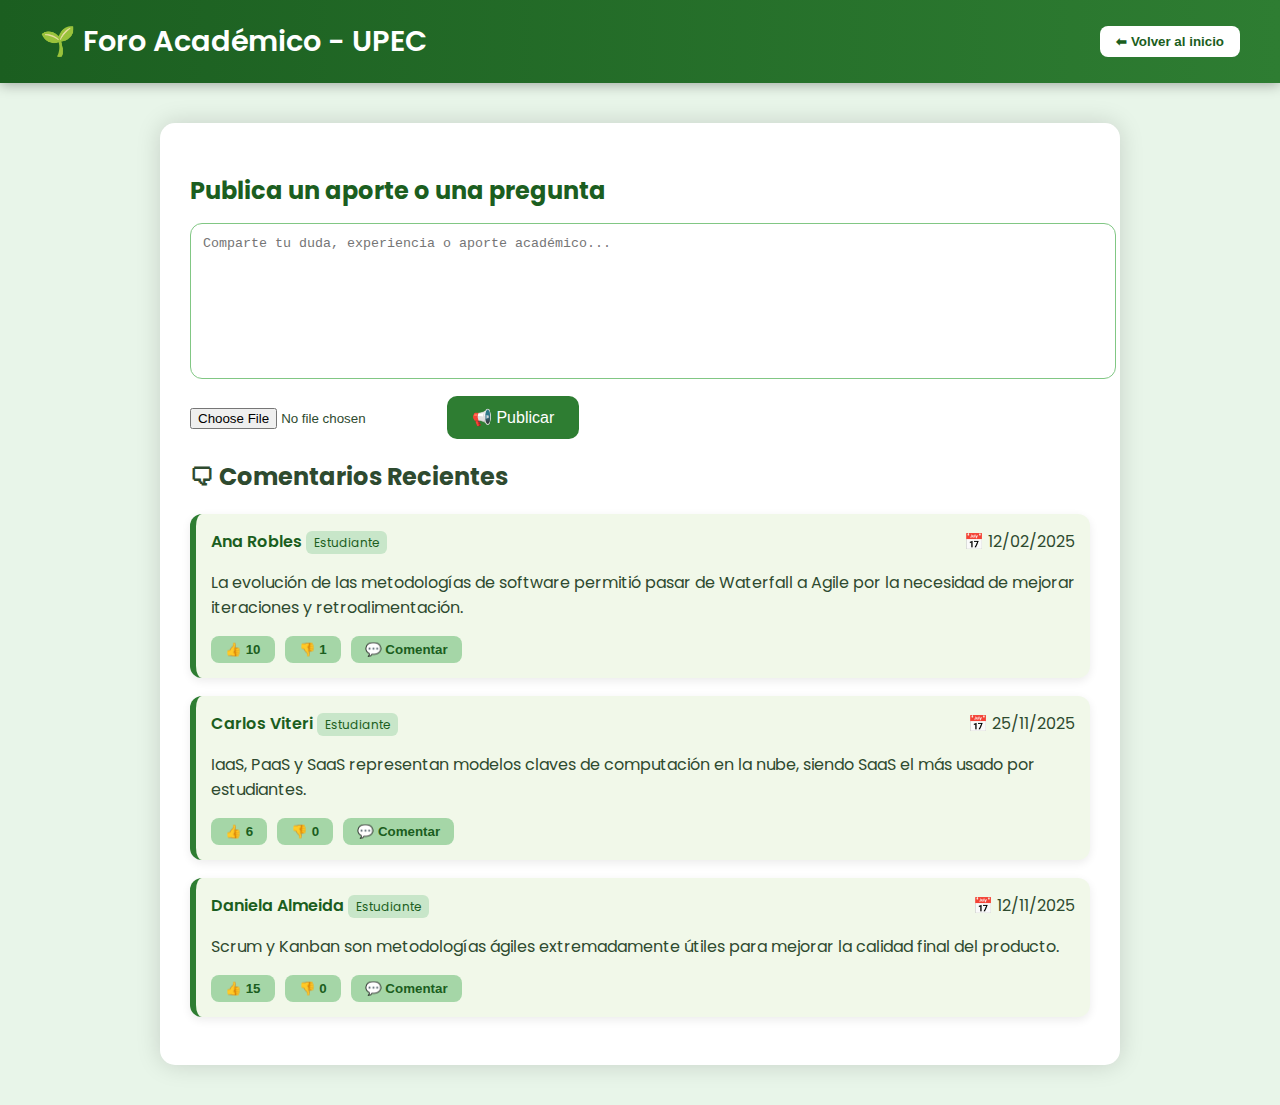
<file: foro.html>
<!DOCTYPE html>
<html lang="es">
<head>
  <meta charset="UTF-8" />
  <meta name="viewport" content="width=device-width, initial-scale=1.0" />
  <title>Foro Académico | UPEC</title>

  <link href="https://fonts.googleapis.com/css2?family=Poppins:wght@300;400;600&display=swap" rel="stylesheet">
  <link rel="stylesheet" href="../css/foro.css">
</head>

<body>

  <header>
    <h1>🌱 Foro Académico - UPEC</h1>
    <button id="volverBtn">⬅ Volver al inicio</button>
  </header>

  <main>
    <div class="nuevo-comentario">
      <h2>Publica un aporte o una pregunta</h2>
      <textarea id="comentarioTexto" placeholder="Comparte tu duda, experiencia o aporte académico..."></textarea>

      <input type="file" id="imagenComentario" accept="image/*">

      <button id="publicarBtn">📢 Publicar</button>
    </div>

    <div class="foro-lista">
      <h2>🗨 Comentarios Recientes</h2>

      <!-- AQUÍ SE RENDERIZAN AUTOMÁTICAMENTE -->
      <div id="comentariosContainer"></div>

    </div>

  </main>

  <script src="../js/foro.js"></script>

</body>
</html>
</file>
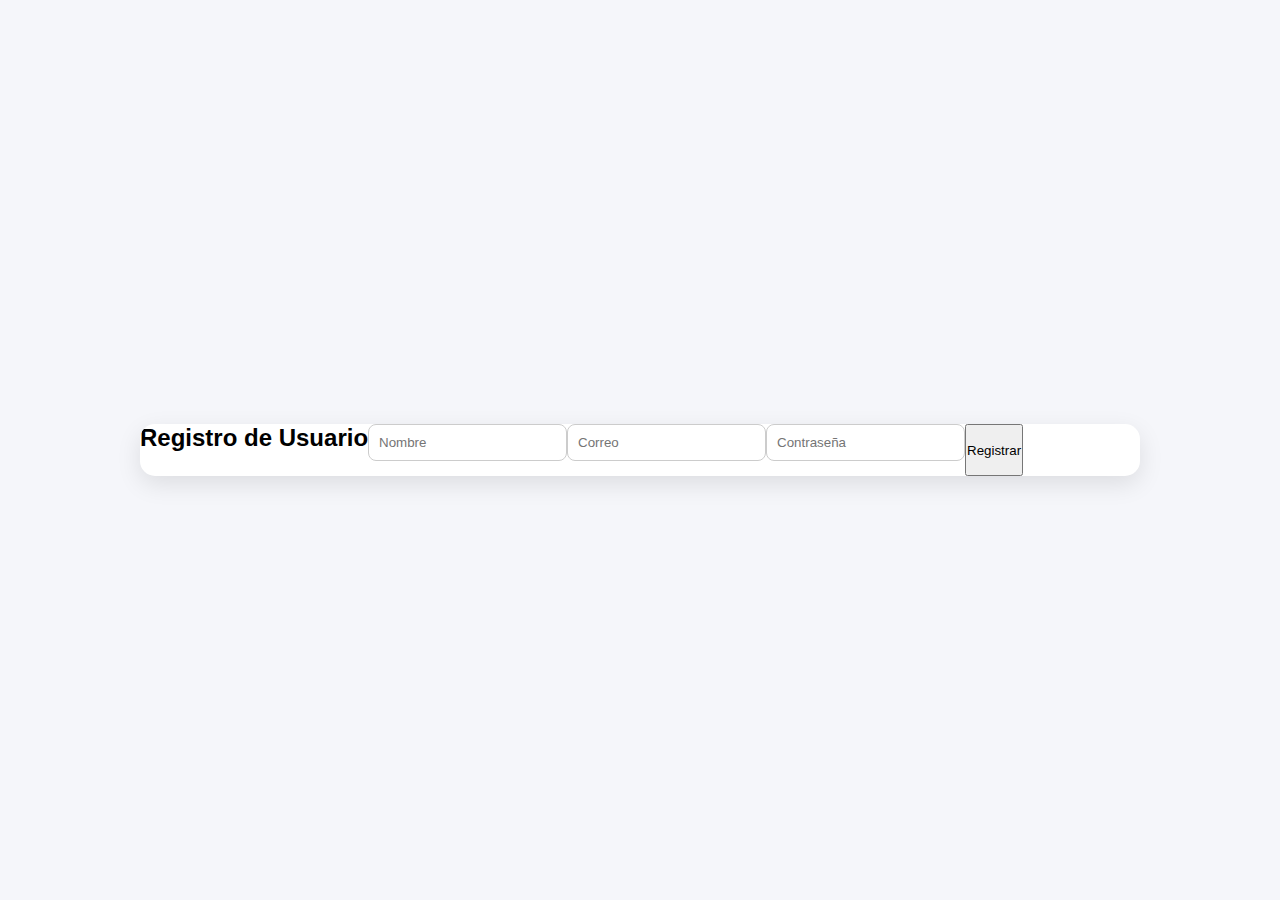
<file: register.html>
<!DOCTYPE html>
<html lang="es">
<head>
  <meta charset="UTF-8">
  <title>Registro</title>
  <link rel="stylesheet" href="css/login.css">
</head>
<body>
  <div class="login-container">
    <h2>Registro de Usuario</h2>
    <input type="text" id="name" placeholder="Nombre">
    <input type="email" id="email" placeholder="Correo">
    <input type="password" id="password" placeholder="Contraseña">
    <button onclick="register()">Registrar</button>
  </div>
  <script src="js/auth.js"></script>
</body>
</html>
</file>
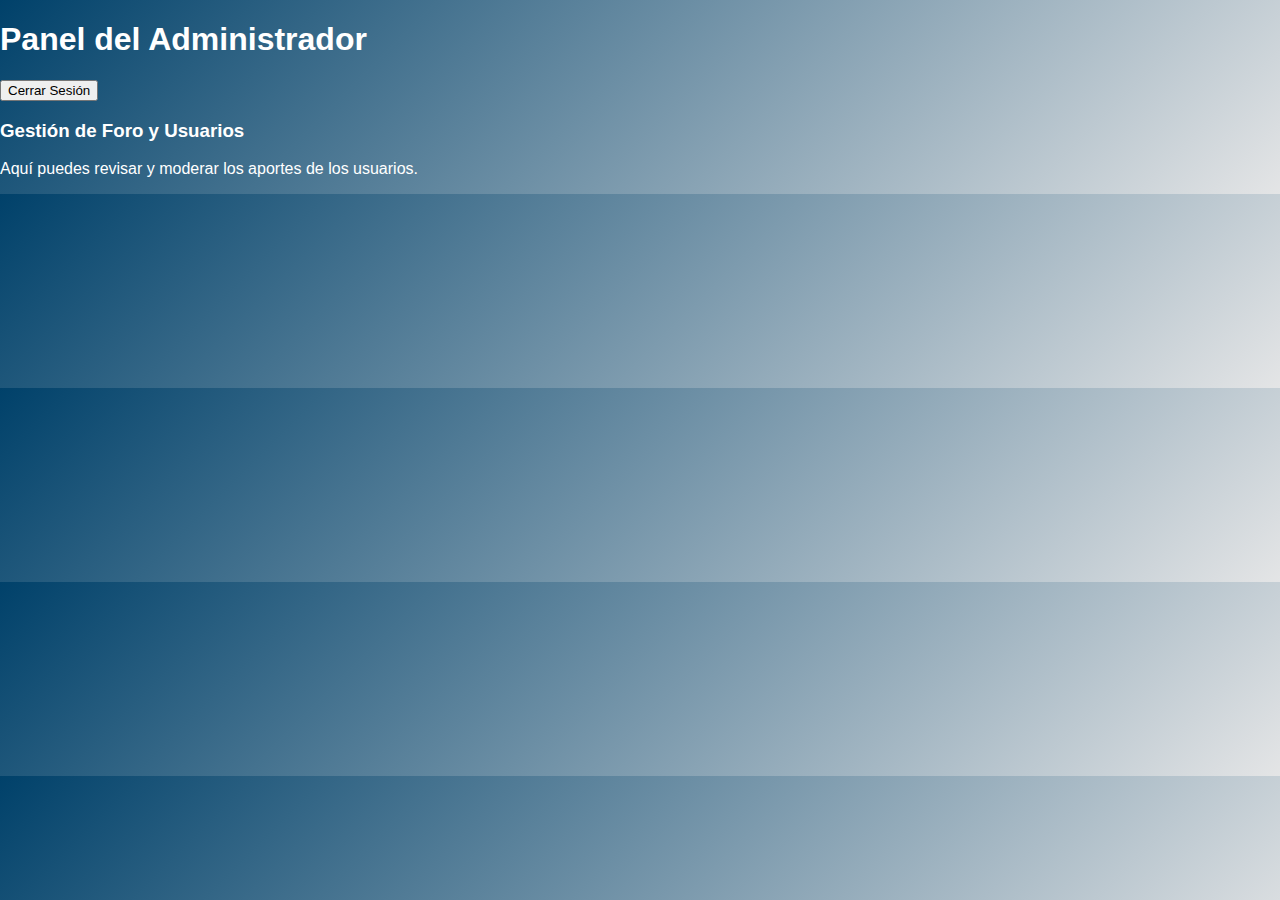
<file: dashboard/admin.html>
<!DOCTYPE html>
<html lang="es">
<head>
  <meta charset="UTF-8">
  <meta name="viewport" content="width=device-width, initial-scale=1.0">
  <title>Panel Administrador</title>
  <link rel="stylesheet" href="../css/styles.css">
</head>
<body>
  <header>
    <h1>Panel del Administrador</h1>
    <button onclick="cerrarSesion()">Cerrar Sesión</button>
  </header>
  <main>
    <h3>Gestión de Foro y Usuarios</h3>
    <p>Aquí puedes revisar y moderar los aportes de los usuarios.</p>
  </main>
  <script src="../js/main.js"></script>
</body>
</html>
</file>
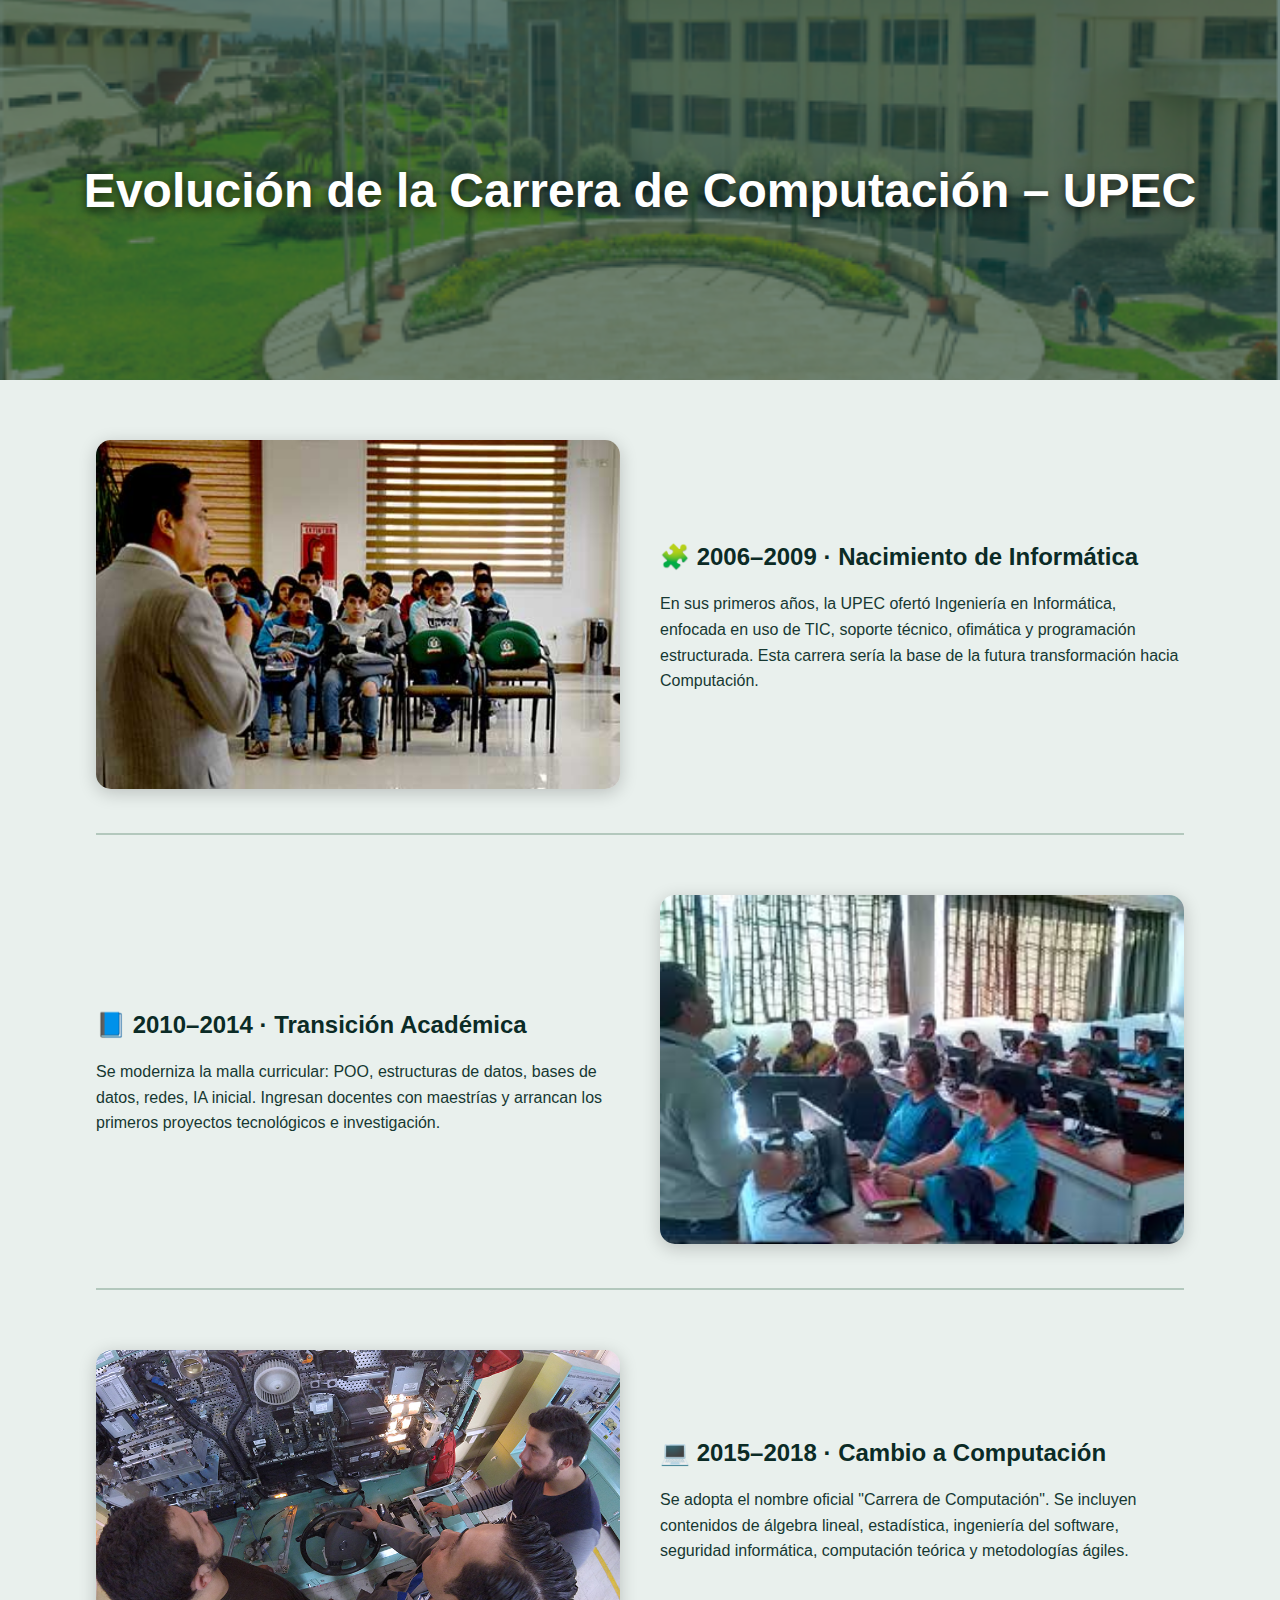
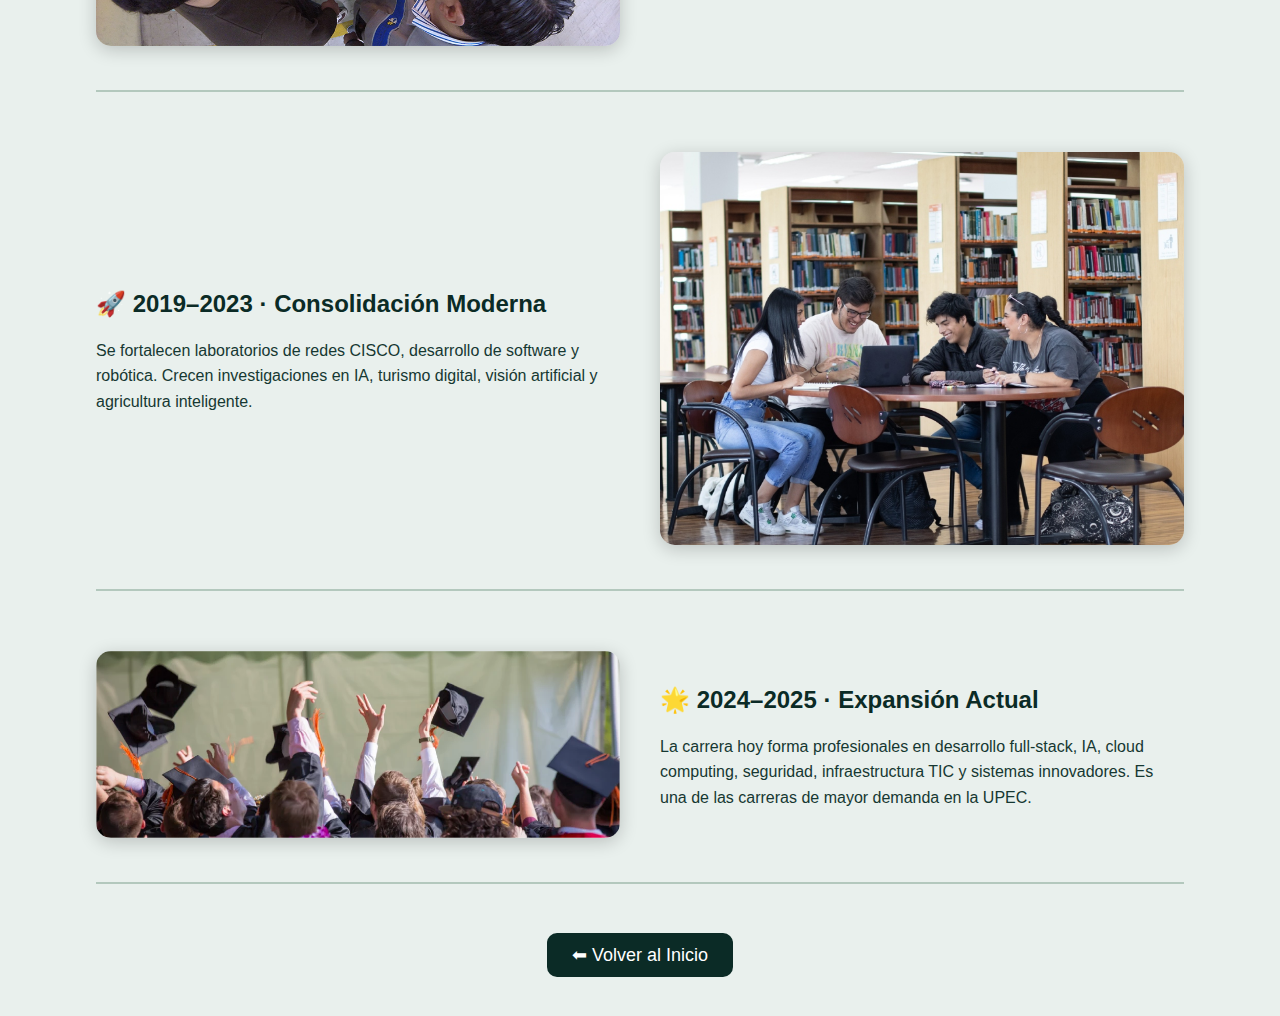
<file: pages/crecimiento.html>
<!DOCTYPE html>
<html lang="es">
<head>
    <meta charset="UTF-8">
    <meta name="viewport" content="width=device-width, initial-scale=1.0">
    <title>Crecimiento de la Carrera de Computación – UPEC</title>

    <style>
        body {
            margin: 0;
            font-family: 'Poppins', sans-serif;
            background: #e9f0ed;
            color: #163832;
        }

        /* HERO */
        .hero {
            width: 100%;
            height: 380px;
            background-size: cover;
            background-position: center;
            display: flex;
            align-items: center;
            justify-content: center;
            text-align: center;
            color: white;
            position: relative;
        }

        .hero::before {
            content: "";
            position: absolute;
            width: 100%;
            height: 100%;
            background: rgba(10, 50, 40, 0.55);
        }

        .hero h1 {
            position: relative;
            font-size: 48px;
            text-shadow: 0px 3px 10px rgba(0,0,0,0.7);
        }

        /* CONTENEDORES */
        .section {
            width: 85%;
            margin: 60px auto;
            display: flex;
            align-items: center;
            gap: 40px;
            flex-wrap: wrap;
            padding-bottom: 40px;
            border-bottom: 2px solid #b3c8bd;
        }

        .section:nth-child(even) {
            flex-direction: row-reverse;
        }

        .texto {
            flex: 1;
            min-width: 280px;
        }

        .texto h2 {
            color: #0B2B26;
        }

        .texto p {
            line-height: 1.6;
            margin-top: 10px;
        }

        .imagen {
            flex: 1;
            min-width: 280px;
        }

        .imagen img {
            width: 100%;
            border-radius: 15px;
            box-shadow: 0px 4px 18px rgba(0,0,0,0.2);
            transition: transform 0.4s ease;
            cursor: pointer;
        }

        .imagen img:hover {
            transform: scale(1.05);
        }

        /* BOTÓN VOLVER */
        .volver {
            text-align: center;
            margin: 50px 0;
        }

        .volver a {
            background: #0B2B26;
            color: white;
            padding: 12px 25px;
            border-radius: 10px;
            font-size: 18px;
            text-decoration: none;
            transition: 0.3s;
        }

        .volver a:hover {
            background: #145947;
        }
    </style>
</head>

<body>

    <!-- HERO -->
    <div class="hero" style="background-image: url('../img/crecimiento/portada.png');">
        <h1>Evolución de la Carrera de Computación – UPEC</h1>
    </div>

    <!-- SECCIÓN 1 -->
    <div class="section">
        <div class="texto">
            <h2>🧩 2006–2009 · Nacimiento de Informática</h2>
            <p>
                En sus primeros años, la UPEC ofertó Ingeniería en Informática, enfocada en uso de TIC,
                soporte técnico, ofimática y programación estructurada. Esta carrera sería la base de la
                futura transformación hacia Computación.
            </p>
        </div>
        <div class="imagen">
            <img src="../img/crecimiento/etapa1.jpg" alt="Etapa 1">
        </div>
    </div>

    <!-- SECCIÓN 2 -->
    <div class="section">
        <div class="texto">
            <h2>📘 2010–2014 · Transición Académica</h2>
            <p>
                Se moderniza la malla curricular: POO, estructuras de datos, bases de datos, redes, IA inicial.
                Ingresan docentes con maestrías y arrancan los primeros proyectos tecnológicos e investigación.
            </p>
        </div>
        <div class="imagen">
            <img src="../img/crecimiento/etapa2.jfif" alt="Etapa 2">
        </div>
    </div>

    <!-- SECCIÓN 3 -->
    <div class="section">
        <div class="texto">
            <h2>💻 2015–2018 · Cambio a Computación</h2>
            <p>
                Se adopta el nombre oficial "Carrera de Computación". Se incluyen contenidos de álgebra lineal,
                estadística, ingeniería del software, seguridad informática, computación teórica y metodologías ágiles.
            </p>
        </div>
        <div class="imagen">
            <img src="../img/crecimiento/etapa3.jpg" alt="Etapa 3">
        </div>
    </div>

    <!-- SECCIÓN 4 -->
    <div class="section">
        <div class="texto">
            <h2>🚀 2019–2023 · Consolidación Moderna</h2>
            <p>
                Se fortalecen laboratorios de redes CISCO, desarrollo de software y robótica. Crecen investigaciones
                en IA, turismo digital, visión artificial y agricultura inteligente.
            </p>
        </div>
        <div class="imagen">
            <img src="../img/crecimiento/etapa4.jpg" alt="Etapa 4">
        </div>
    </div>

    <!-- SECCIÓN 5 -->
    <div class="section">
        <div class="texto">
            <h2>🌟 2024–2025 · Expansión Actual</h2>
            <p>
                La carrera hoy forma profesionales en desarrollo full-stack, IA, cloud computing, seguridad,
                infraestructura TIC y sistemas innovadores. Es una de las carreras de mayor demanda en la UPEC.
            </p>
        </div>
        <div class="imagen">
            <img src="../img/crecimiento/etapa5.webp" alt="Etapa 5">
        </div>
    </div>

    <!-- BOTÓN VOLVER -->
    <div class="volver">
        <a href="../inicio.html">⬅ Volver al Inicio</a>
    </div>

</body>
</html>
</file>
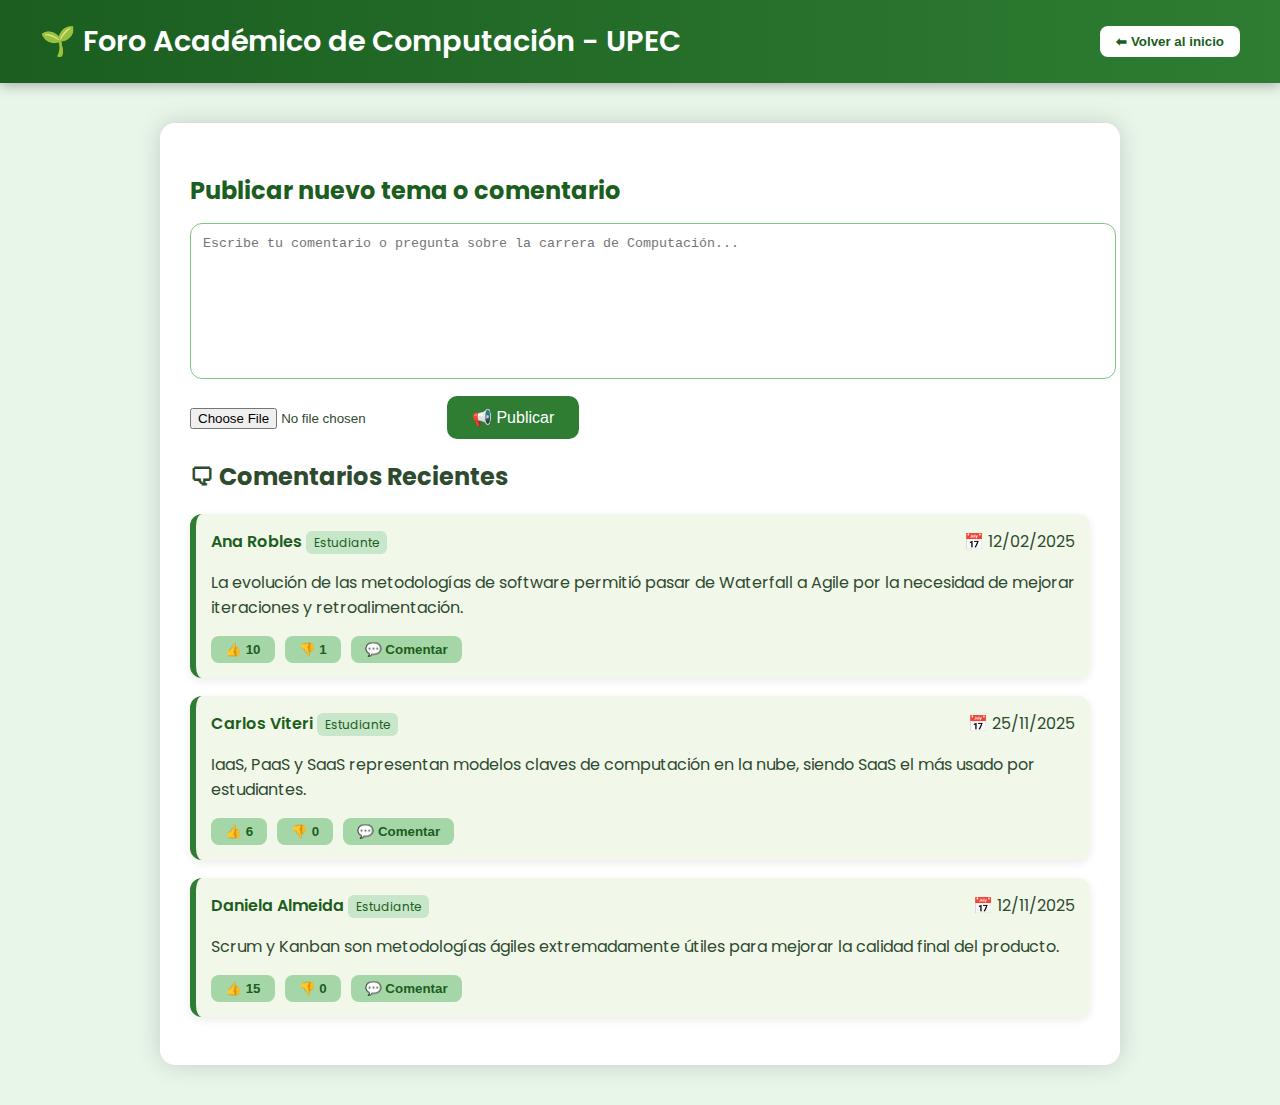
<file: pages/foro.html>
<!DOCTYPE html>
<html lang="es">
<head>
  <meta charset="UTF-8" />
  <meta name="viewport" content="width=device-width, initial-scale=1.0" />
  <title>Foro Académico | UPEC</title>

  <link href="https://fonts.googleapis.com/css2?family=Poppins:wght@300;400;600&display=swap" rel="stylesheet">
  <link rel="stylesheet" href="../css/foro.css">
</head>

<body>

  <header>
    <h1>🌱 Foro Académico de Computación - UPEC</h1>
    <button id="volverBtn">⬅ Volver al inicio</button>
  </header>

  <main>
    <div class="nuevo-comentario">
      <h2>Publicar nuevo tema o comentario</h2>

      <textarea id="comentarioTexto" placeholder="Escribe tu comentario o pregunta sobre la carrera de Computación..."></textarea>

      <input type="file" id="imagenComentario" accept="image/*">

      <button id="publicarBtn">📢 Publicar</button>
    </div>

    <div class="foro-lista">
      <h2>🗨 Comentarios Recientes</h2>

      <!-- AQUÍ APARECEN LOS COMENTARIOS AUTOMÁTICOS Y LOS QUE PUBLIQUE EL USUARIO -->
      <div id="comentariosContainer"></div>

    </div>
  </main>

  <!-- IMPORTAR JS CORRECTAMENTE -->
  <script src="../js/foro.js"></script>

</body>
</html>
</file>
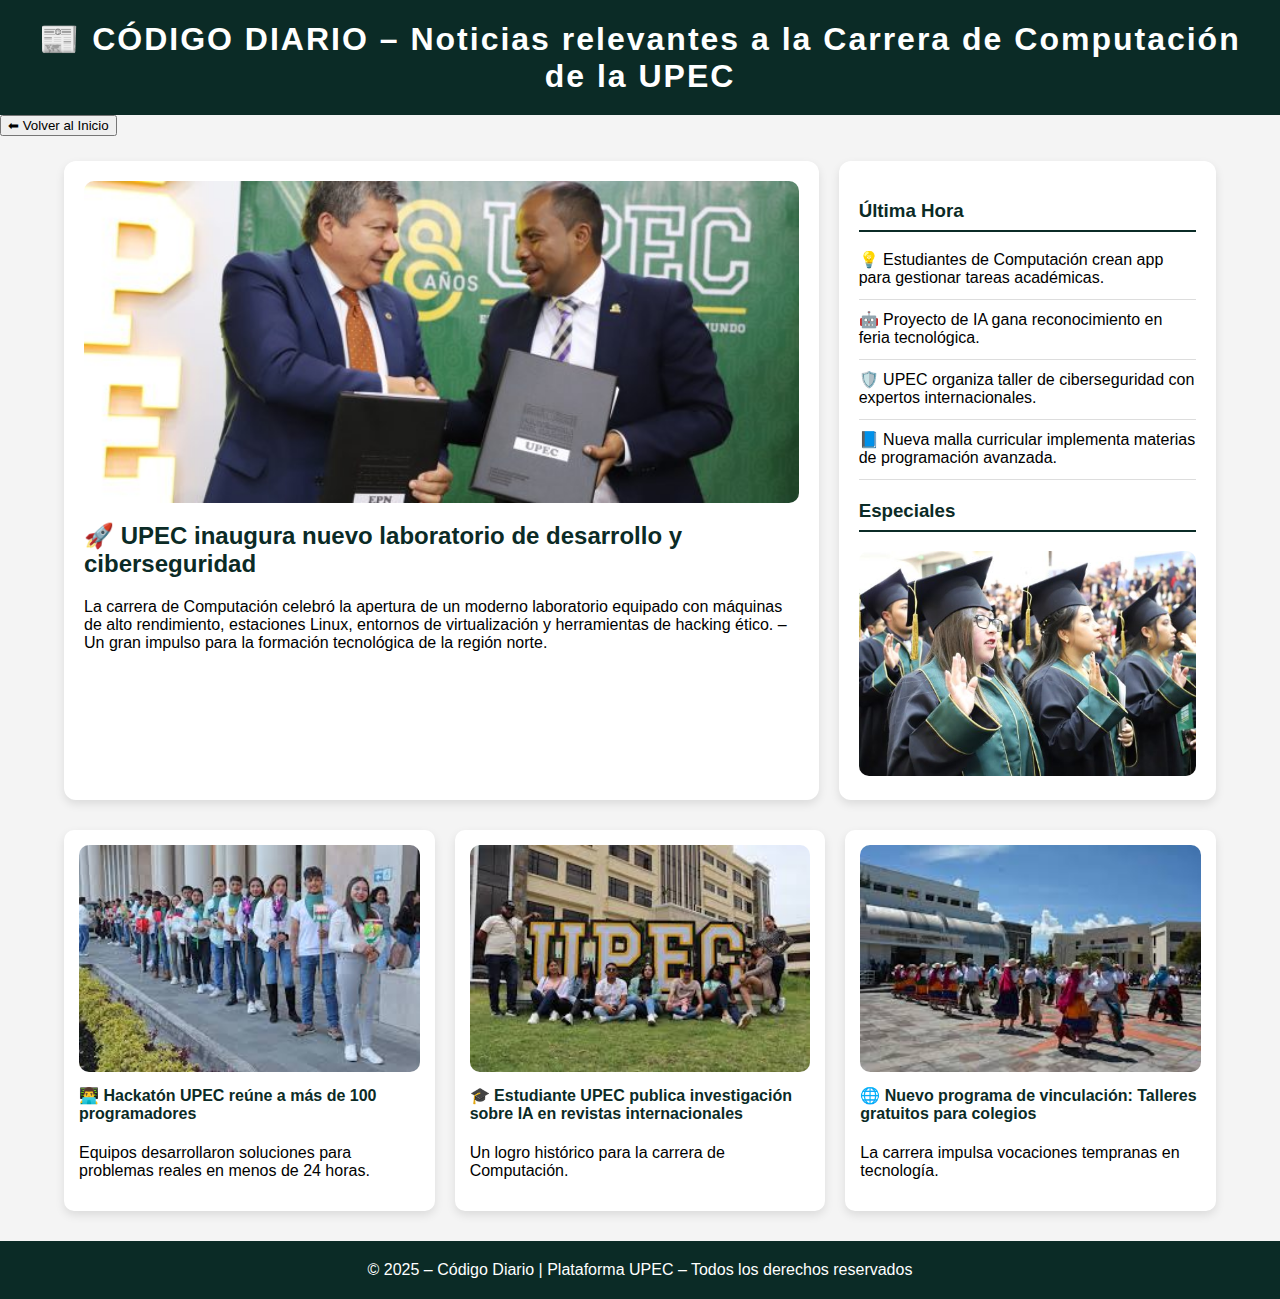
<file: pages/noticias.html>
<!DOCTYPE html>
<html lang="es">
<head>
    <meta charset="UTF-8">
    <meta name="viewport" content="width=device-width, initial-scale=1.0">
    <title>Código Diario | Noticias de Computación UPEC</title>

    <style>
        body {
            font-family: 'Poppins', sans-serif;
            margin: 0;
            background: #f4f4f4;
        }

        /* ENCABEZADO */
        header {
            background: #0B2B26;
            padding: 20px;
            text-align: center;
            color: white;
            font-size: 32px;
            font-weight: bold;
            letter-spacing: 2px;
        }

        /* CONTENEDOR PRINCIPAL */
        .container {
            display: grid;
            grid-template-columns: 2fr 1fr;
            gap: 20px;
            width: 90%;
            margin: 25px auto;
        }

        /* NOTICIA PRINCIPAL */
        .principal {
            background: white;
            padding: 20px;
            border-radius: 12px;
            box-shadow: 0 4px 10px rgba(0,0,0,0.1);
        }

        .principal img {
            width: 100%;
            border-radius: 10px;
        }

        .principal h2 {
            margin-top: 15px;
            color: #0B2B26;
        }

        /* COLUMNA DERECHA */
        .sidebar {
            background: white;
            border-radius: 12px;
            padding: 20px;
            box-shadow: 0 4px 10px rgba(0,0,0,0.1);
        }

        .sidebar h3 {
            color: #0B2B26;
            border-bottom: 2px solid #0B2B26;
            padding-bottom: 8px;
        }

        .mini-noticia {
            margin-top: 10px;
            padding-bottom: 12px;
            border-bottom: 1px solid #ddd;
        }

        .mini-noticia:hover {
            color: #1565c0;
            cursor: pointer;
        }

        /* SECCIÓN DE NOTICIAS SECUNDARIAS */
        .noticias-secundarias {
            width: 90%;
            margin: 30px auto;
            display: grid;
            grid-template-columns: repeat(3, 1fr);
            gap: 20px;
        }

        .sec-card {
            background: white;
            padding: 15px;
            border-radius: 10px;
            box-shadow: 0 4px 10px rgba(0,0,0,0.1);
        }

        .sec-card img {
            width: 100%;
            border-radius: 10px;
        }

        .sec-card h4 {
            margin-top: 10px;
            color: #0B2B26;
        }

        .sec-card:hover {
            transform: scale(1.02);
            transition: 0.2s;
            cursor: pointer;
        }

        /* FOOTER */
        footer {
            text-align: center;
            padding: 20px;
            margin-top: 30px;
            background: #0B2B26;
            color: white;
        }
    </style>
</head>
<body>

<header>📰 CÓDIGO DIARIO – Noticias relevantes a la Carrera de Computación de la UPEC</header>

<div class="volver-inicio">
    <button onclick="location.href='../inicio.html'">⬅ Volver al Inicio</button>
</div>

<div class="container">

    <!-- NOTICIA PRINCIPAL -->
    <div class="principal">
        <img src="../img/perfil/rect.jpg">
        <h2>🚀 UPEC inaugura nuevo laboratorio de desarrollo y ciberseguridad</h2>
        <p>
            La carrera de Computación celebró la apertura de un moderno laboratorio equipado con máquinas
            de alto rendimiento, estaciones Linux, entornos de virtualización y herramientas de hacking ético.
            – Un gran impulso para la formación tecnológica de la región norte.
        </p>
    </div>

    <!-- COLUMNA DERECHA -->
    <div class="sidebar">
        <h3>Última Hora</h3>

        <div class="mini-noticia">💡 Estudiantes de Computación crean app para gestionar tareas académicas.</div>
        <div class="mini-noticia">🤖 Proyecto de IA gana reconocimiento en feria tecnológica.</div>
        <div class="mini-noticia">🛡️ UPEC organiza taller de ciberseguridad con expertos internacionales.</div>
        <div class="mini-noticia">📘 Nueva malla curricular implementa materias de programación avanzada.</div>

        <h3 style="margin-top:20px;">Especiales</h3>
        <img src="../img/perfil/sd.jpg" style="width:100%; border-radius:10px;">
    </div>
</div>

<!-- NOTICIAS SECUNDARIAS -->
<div class="noticias-secundarias">

    <div class="sec-card">
        <img src="../img/perfil/ever.jpg">
        <h4>👨‍💻 Hackatón UPEC reúne a más de 100 programadores</h4>
        <p>Equipos desarrollaron soluciones para problemas reales en menos de 24 horas.</p>
    </div>

    <div class="sec-card">
        <img src="../img/perfil/imagesclas.jpg">
        <h4>🎓 Estudiante UPEC publica investigación sobre IA en revistas internacionales</h4>
        <p>Un logro histórico para la carrera de Computación.</p>
    </div>

    <div class="sec-card">
        <img src="../img/perfil/eve.jpg">
        <h4>🌐 Nuevo programa de vinculación: Talleres gratuitos para colegios</h4>
        <p>La carrera impulsa vocaciones tempranas en tecnología.</p>
    </div>

</div>

<footer>
    © 2025 – Código Diario | Plataforma UPEC – Todos los derechos reservados
</footer>

</body>
</html>
</file>
<file: css/foro.css>
/* ================================
   ESTILOS GENERALES
=================================*/
body {
  margin: 0;
  font-family: "Poppins", sans-serif;
  background: #e8f5e9; /* Verde suave */
  color: #2e4a2f;
}

/* ================================
   HEADER
=================================*/
header {
  background: linear-gradient(90deg, #1b5e20, #2e7d32);
  color: #fff;
  padding: 20px 40px;
  display: flex;
  justify-content: space-between;
  align-items: center;
  box-shadow: 0 2px 12px rgba(0,0,0,0.3);
}

header h1 {
  font-size: 1.8rem;
  margin: 0;
  font-weight: 600;
}

#volverBtn {
  background: #fff;
  color: #1b5e20;
  border: none;
  padding: 8px 16px;
  border-radius: 8px;
  font-weight: bold;
  cursor: pointer;
  transition: all 0.3s;
}

#volverBtn:hover {
  background: #c8e6c9;
}

/* ================================
   CONTENEDOR PRINCIPAL
=================================*/
main {
  width: 90%;
  max-width: 900px;
  margin: 40px auto;
  background: #ffffff;
  border-radius: 15px;
  padding: 30px;
  box-shadow: 0 0 25px rgba(0,0,0,0.15);
}

/* ================================
   PUBLICAR NUEVO COMENTARIO
=================================*/
.nuevo-comentario h2 {
  color: #1b5e20;
  margin-bottom: 15px;
}

.nuevo-comentario textarea {
  width: 100%;
  height: 130px;
  border: 1px solid #81c784;
  border-radius: 12px;
  padding: 12px;
  resize: none;
  transition: 0.3s;
}

.nuevo-comentario textarea:focus {
  border-color: #2e7d32;
  box-shadow: 0 0 10px rgba(46,125,50,0.3);
  outline: none;
}

.nuevo-comentario button {
  margin-top: 10px;
  background: #2e7d32;
  color: white;
  border: none;
  padding: 12px 25px;
  border-radius: 10px;
  cursor: pointer;
  font-size: 1rem;
  transition: 0.3s;
}

.nuevo-comentario button:hover {
  background: #1b5e20;
}

/* ================================
   TARJETAS DE COMENTARIOS
=================================*/
.comentario {
  background: #f1f8e9;
  border-left: 6px solid #2e7d32;
  padding: 15px;
  border-radius: 12px;
  margin-bottom: 18px;
  box-shadow: 0 3px 10px rgba(0,0,0,0.08);
  transition: transform 0.2s ease;
}

.comentario:hover {
  transform: scale(1.01);
}

.cabecera {
  display: flex;
  justify-content: space-between;
  align-items: center;
}

.usuario {
  font-weight: 600;
  color: #1b5e20;
}

.rol {
  background: #c8e6c9;
  color: #1b5e20;
  padding: 3px 8px;
  border-radius: 6px;
  font-size: 12px;
}

/* imagen adjunta */
.comentario img {
  max-width: 220px;
  border-radius: 10px;
  margin-top: 10px;
}

/* ACCIONES */
.acciones {
  display: flex;
  gap: 10px;
  margin-top: 12px;
}

.acciones button {
  border: none;
  background: #a5d6a7;
  color: #1b5e20;
  padding: 6px 14px;
  border-radius: 8px;
  cursor: pointer;
  transition: 0.3s;
  font-weight: bold;
}

.acciones button:hover {
  background: #81c784;
}
/* RESPUESTAS */
.respuesta {
  margin-left: 25px;
  background: #e8f5e9;
  border-left: 4px solid #1b5e20;
  padding: 10px;
  border-radius: 8px;
  margin-top: 8px;
  font-size: 0.9rem;
  box-shadow: 0 1px 4px rgba(0,0,0,0.1);
}

.reply-box textarea {
  width: 100%;
  padding: 8px;
  border-radius: 8px;
  border: 1px solid #81c784;
  resize: none;
}

.sendReplyBtn {
  background: #1b5e20;
  color: #fff;
  padding: 6px 14px;
  border: none;
  border-radius: 6px;
  cursor: pointer;
}
</file>
<file: css/login.css>
* {
  margin: 0;
  padding: 0;
  box-sizing: border-box;
  font-family: 'Segoe UI', Tahoma, Geneva, Verdana, sans-serif;
}

body {
  background: #f5f6fa;
  height: 100vh;
  display: flex;
  align-items: center;
  justify-content: center;
}

.login-container {
  display: flex;
  width: 90%;
  max-width: 1000px;
  background: white;
  border-radius: 15px;
  box-shadow: 0 8px 25px rgba(0, 0, 0, 0.1);
  overflow: hidden;
}

/* Panel Izquierdo */
.login-box {
  width: 50%;
  padding: 40px;
  display: flex;
  flex-direction: column;
  justify-content: center;
}

.logo {
  text-align: center;
  margin-bottom: 20px;
}
.logo img {
  width: 80px;
  height: 80px;
}
.logo h2 {
  color: #2c3e50;
  font-weight: 600;
  margin-top: 10px;
}

h3 {
  text-align: center;
  color: #2c3e50;
  margin-bottom: 20px;
}

form {
  display: flex;
  flex-direction: column;
}

label {
  font-weight: 600;
  margin-bottom: 5px;
}

input {
  padding: 10px;
  margin-bottom: 15px;
  border: 1px solid #ccc;
  border-radius: 8px;
}

.options {
  display: flex;
  justify-content: space-between;
  align-items: center;
  font-size: 0.9em;
  margin-bottom: 20px;
}

.btn-login {
  background: #e67e22;
  color: white;
  padding: 12px;
  border: none;
  border-radius: 8px;
  font-size: 1em;
  cursor: pointer;
  transition: 0.3s;
}
.btn-login:hover {
  background: #d35400;
}

.register-text {
  text-align: center;
  font-size: 0.9em;
  margin-top: 15px;
}
.register-text a {
  color: #e67e22;
  text-decoration: none;
}
.register-text a:hover {
  text-decoration: underline;
}

/* Panel Derecho */
.info-box {
  width: 50%;
  background: url('img/fondo-login.jpg') no-repeat center center/cover;
  color: white;
  position: relative;
}

.info-box::before {
  content: "";
  position: absolute;
  inset: 0;
  background: rgba(44, 62, 80, 0.7);
}

.info-content {
  position: relative;
  z-index: 2;
  padding: 60px;
}

.info-content h2 {
  font-size: 1.8em;
  margin-bottom: 15px;
}
.info-content p {
  line-height: 1.6;
  margin-bottom: 25px;
}
.btn-info {
  display: inline-block;
  padding: 10px 20px;
  background: #e67e22;
  color: white;
  border-radius: 8px;
  text-decoration: none;
  transition: 0.3s;
}
.btn-info:hover {
  background: #d35400;
}

/* Responsive */
@media (max-width: 768px) {
  .login-container {
    flex-direction: column;
  }
  .login-box, .info-box {
    width: 100%;
  }
  .info-box {
    height: 250px;
  }
}
</file>
<file: css/styles.css>
body {
  margin: 0;
  font-family: 'Poppins', sans-serif;
  background: linear-gradient(135deg, #00416A, #E4E5E6);
  color: white;
}

.menu {
  display: flex;
  justify-content: space-between;
  align-items: center;
  background: rgba(0,0,0,0.6);
  padding: 10px 20px;
  border-radius: 10px;
}

.menu-items {
  list-style: none;
  display: flex;
  gap: 20px;
}

.menu-items a {
  color: white;
  text-decoration: none;
  font-weight: bold;
}

.hero {
  text-align: center;
  margin-top: 100px;
}
</file>
